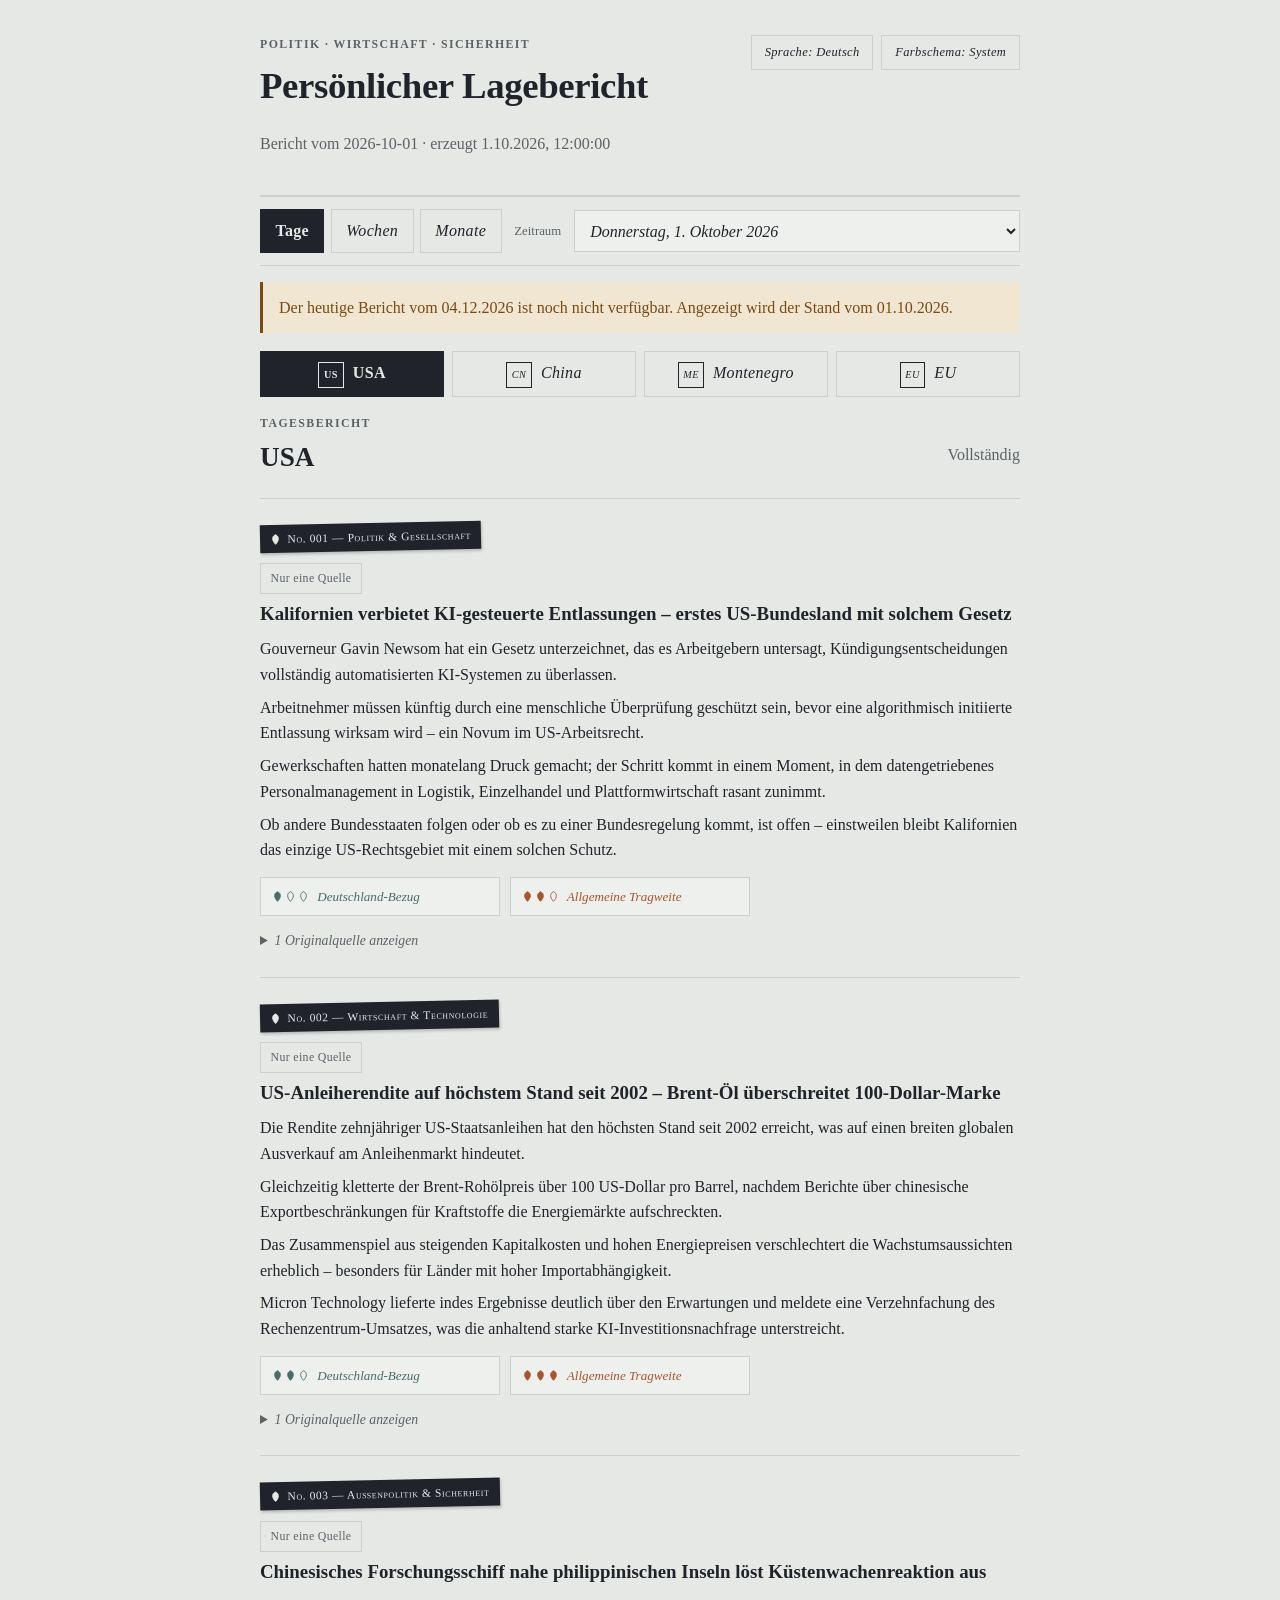
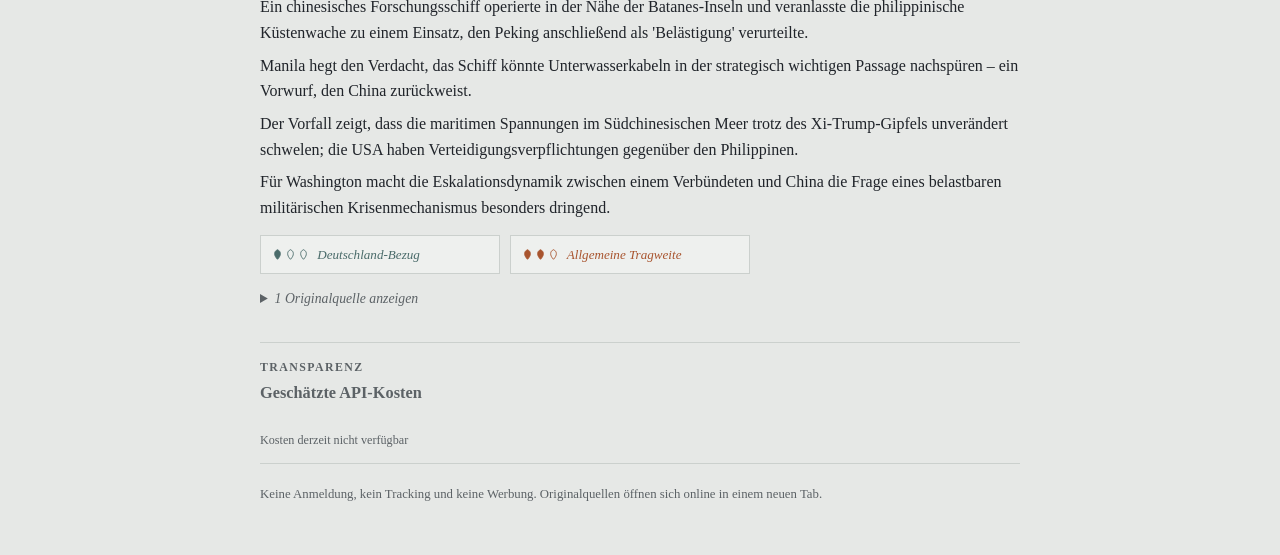
<file: index.html>
<!doctype html>
<html lang="de">
<head>
  <meta charset="utf-8">
  <meta name="viewport" content="width=device-width, initial-scale=1">
  <meta name="theme-color" content="#20242a">
  <meta name="robots" content="noindex, nofollow">
  <meta name="referrer" content="no-referrer">
  <meta http-equiv="Content-Security-Policy" content="default-src 'self'; img-src 'self' data:; connect-src 'self'; script-src 'self'; style-src 'self'; object-src 'none'; base-uri 'none'; form-action 'none'">
  <title>Persönlicher Lagebericht</title>
  <link rel="manifest" href="manifest.webmanifest">
  <link rel="icon" href="assets/icons/icon.svg" type="image/svg+xml">
  <link rel="stylesheet" href="assets/app.css">
  <script src="assets/freshness-model.js?v=14" defer></script>
  <script src="assets/rating-model.js?v=14" defer></script>
  <script src="assets/period-model.js?v=14" defer></script>
  <script src="assets/cost-model.js?v=14" defer></script>
  <script src="assets/app.js?v=14" defer></script>
</head>
<body>
  <a class="skip-link" id="skip-link" href="#report">Zum Bericht springen</a>
  <header class="site-header">
    <div>
      <p class="eyebrow">Politik · Wirtschaft · Sicherheit</p>
      <h1>Persönlicher Lagebericht</h1>
      <p id="updated" class="muted">Bericht wird geladen …</p>
    </div>
    <div class="header-actions">
      <button type="button" id="language-toggle" class="theme-toggle"></button>
      <button type="button" id="theme-toggle" class="theme-toggle"></button>
    </div>
  </header>

  <main>
    <section class="toolbar" aria-label="Berichtszeitraum">
      <div class="segmented" aria-label="Archivart">
        <button type="button" data-archive-type="daily" aria-pressed="true">Tage</button>
        <button type="button" data-archive-type="weekly" aria-pressed="false">Wochen</button>
        <button type="button" data-archive-type="monthly" aria-pressed="false">Monate</button>
      </div>
      <label for="period-select" id="period-label">Zeitraum</label>
      <select id="period-select" aria-label="Zeitraum auswählen"></select>
    </section>

    <div id="notice" class="notice" role="status" aria-live="polite" hidden></div>

    <nav class="country-nav" aria-label="Land oder Region auswählen">
      <button type="button" data-country="usa" aria-pressed="true"><span class="country-code" aria-hidden="true">US</span> USA</button>
      <button type="button" data-country="china" aria-pressed="false"><span class="country-code" aria-hidden="true">CN</span> China</button>
      <button type="button" data-country="montenegro" aria-pressed="false"><span class="country-code" aria-hidden="true">ME</span> Montenegro</button>
      <button type="button" data-country="eu" aria-pressed="false"><span class="country-code" aria-hidden="true">EU</span> EU</button>
    </nav>

    <section id="overall" class="overall" hidden aria-labelledby="overall-title">
      <p class="eyebrow" id="overall-eyebrow">Gesamtlage</p>
      <h2 id="overall-title">Der Zeitraum im Überblick</h2>
      <div id="overall-copy"></div>
    </section>

    <section id="report" aria-live="polite" aria-busy="true">
      <div class="report-heading">
        <div>
          <p id="report-kicker" class="eyebrow">Tagesbericht</p>
          <h2 id="country-title">USA</h2>
        </div>
        <p id="completeness" class="muted"></p>
      </div>
      <div id="stories" class="timeline"></div>
    </section>
  </main>

  <footer>
    <section id="cost-meter" class="cost-meter" aria-labelledby="cost-title" hidden>
      <div class="cost-heading">
        <div>
          <p class="eyebrow" id="cost-eyebrow">Transparenz</p>
          <h2 id="cost-title">Geschätzte API-Kosten</h2>
        </div>
        <div class="cost-value">
          <span id="cost-month" class="muted"></span>
          <strong id="cost-percent"></strong>
        </div>
      </div>
      <div id="cost-track" class="cost-track" role="meter" aria-valuemin="0" aria-valuemax="100" hidden>
        <span id="cost-fill" class="cost-fill"></span>
        <i class="cost-mark mark-25" aria-hidden="true"></i>
        <i class="cost-mark mark-50" aria-hidden="true"></i>
        <i class="cost-mark mark-75" aria-hidden="true"></i>
      </div>
      <div id="cost-ticks" class="cost-ticks" aria-hidden="true" hidden></div>
      <p id="cost-note" class="cost-note"></p>
    </section>
    <p id="footer-note">Keine Anmeldung, kein Tracking und keine Werbung. Originalquellen öffnen sich online in einem neuen Tab.</p>
  </footer>
</body>
</html>
</file>
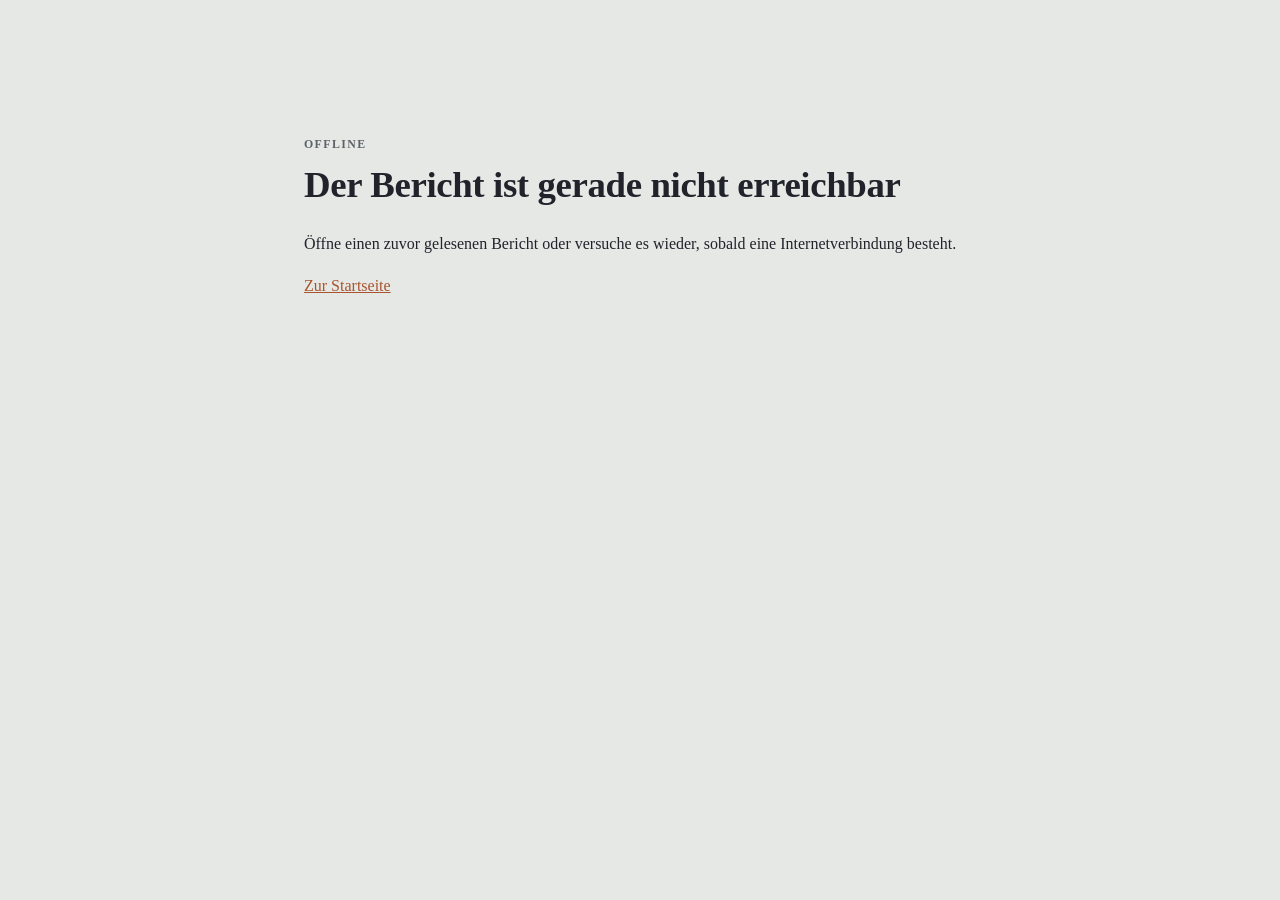
<file: offline.html>
<!doctype html>
<html lang="de"><head><meta charset="utf-8"><meta name="viewport" content="width=device-width, initial-scale=1"><title>Offline · Persönlicher Lagebericht</title><link rel="stylesheet" href="assets/app.css"></head>
<body><main class="offline"><p class="eyebrow">Offline</p><h1>Der Bericht ist gerade nicht erreichbar</h1><p>Öffne einen zuvor gelesenen Bericht oder versuche es wieder, sobald eine Internetverbindung besteht.</p><a href="./">Zur Startseite</a></main></body></html>
</file>
<file: assets/app.css>
:root {
  color-scheme: light dark;
  --paper: #e6e8e6;
  --card: #eef0ee;
  --ink: #20242a;
  --muted: #5c6266;
  --line: #cbd0cd;
  --rust: #a8542e;
  --brass: #4a6b6a;
  --warn-ink: #7a4a12;
  --warn-bg: #f1e6d2;
  --cost-normal: #4a6b6a;
  --cost-warning: #a8542e;
  --cost-over: #8a2f2f;
  --cost-track: #d9dcd6;
  font-family: "Palatino Linotype", "Book Antiqua", Palatino, serif;
}

* { box-sizing: border-box; }
html { background: var(--paper); color: var(--ink); }
body { margin: 0; min-width: 320px; line-height: 1.6; }
button, select { font: inherit; }
button, select, a { outline-offset: 3px; }
a { color: var(--rust); }
h1, h2, h3, h4 { font-family: "Baskerville", "Palatino Linotype", Georgia, serif; font-weight: 700; }

.skip-link { position: absolute; left: 1rem; top: -5rem; background: var(--card); padding: .7rem 1rem; z-index: 10; }
.skip-link:focus { top: 1rem; }

.site-header, main, footer { width: min(760px, calc(100% - 2rem)); margin-inline: auto; }
.site-header { display: flex; justify-content: space-between; align-items: flex-start; gap: 1rem; padding: 2.2rem 0 1.4rem; border-bottom: 1px solid var(--line); }
.header-actions { display: flex; gap: .5rem; }
h1 { margin: .15rem 0 .4rem; font-size: clamp(1.6rem, 5vw, 2.3rem); letter-spacing: -.01em; }
h2 { margin: .2rem 0; font-size: clamp(1.25rem, 4vw, 1.7rem); }
h3 { margin: .5rem 0 .6rem; font-size: 1.18rem; line-height: 1.32; }
h4 { margin: 0 0 .35rem; font-size: .95rem; }
p { line-height: 1.6; }
.eyebrow { margin: 0; color: var(--muted); font-size: .74rem; font-weight: 700; letter-spacing: .12em; text-transform: uppercase; }
.muted { color: var(--muted); }
.sample-badge, .badge { display: inline-flex; align-items: center; border: 1px solid var(--line); padding: .3rem .6rem; font-size: .74rem; letter-spacing: .03em; }
.sample-badge { background: var(--warn-bg); color: var(--warn-ink); border-color: var(--warn-ink); }
.badge { background: none; color: var(--muted); }

.toolbar { display: grid; grid-template-columns: auto auto minmax(10rem, 1fr); gap: .8rem; align-items: center; border-top: 1px solid var(--line); border-bottom: 1px solid var(--line); padding: .75rem 0; }
.toolbar label { font-size: .8rem; color: var(--muted); }
.toolbar select { width: 100%; min-height: 42px; border: 1px solid var(--line); background: var(--card); color: var(--ink); padding: .5rem .7rem; font-style: italic; }
.segmented { display: flex; gap: .4rem; }
.segmented button, .country-nav button {
  border: 1px solid var(--line); border-radius: 0; background: none; color: var(--ink); cursor: pointer;
  min-height: 42px; padding: .5rem .9rem; font-style: italic; letter-spacing: .02em;
}
.segmented button[aria-pressed="true"], .country-nav button[aria-pressed="true"] { background: var(--ink); color: var(--paper); border-color: var(--ink); font-style: normal; font-weight: 700; }

.notice { margin-top: 1rem; border-left: 3px solid var(--warn-ink); background: var(--warn-bg); color: var(--warn-ink); padding: .8rem 1rem; }
.country-nav { display: grid; grid-template-columns: repeat(4, 1fr); gap: .5rem; margin: 1.1rem 0; }
.country-code { display: inline-grid; place-items: center; min-width: 1.6rem; min-height: 1.6rem; margin-right: .3rem; border: 1px solid currentColor; font-size: .64rem; letter-spacing: .04em; }
.overall { margin: 1rem 0 1.4rem; border-top: 2px solid var(--ink); padding: 1.1rem 0 .2rem; }
.overall .eyebrow { color: var(--brass); }
.overall p:last-child { margin-bottom: 0; }

#report { position: relative; padding: 0; }
.report-heading { display: flex; justify-content: space-between; align-items: flex-end; gap: 1rem; border-bottom: 1px solid var(--line); padding-bottom: .9rem; }
.timeline { position: relative; margin-top: 0; }
.story { position: relative; padding: 1.5rem 0; border-bottom: 1px solid var(--line); }
.story:last-child { border-bottom: 0; padding-bottom: .4rem; }
.story-num {
  display: inline-flex; align-items: center; gap: 6px; background: var(--ink); color: var(--paper);
  font-size: .72rem; letter-spacing: .05em; font-variant: small-caps; font-weight: 400;
  padding: .3rem .65rem; transform: rotate(-1.2deg); box-shadow: 1px 2px 3px rgba(0, 0, 0, .2); margin-bottom: .8rem;
}
.leaf { width: 11px; height: 11px; flex: none; }
.leaf-row { display: inline-flex; gap: 2px; }
.story-top { display: flex; flex-wrap: wrap; justify-content: flex-start; align-items: center; gap: .5rem; margin-bottom: .3rem; }
.summary p { margin: .45rem 0; }
.context { margin-top: .9rem; border-left: 2px solid var(--brass); background: var(--card); padding: .7rem .9rem; }
.context p { margin: .35rem 0; font-size: .92rem; }
.period-coverage { max-width: 25rem; text-align: right; font-style: italic; }
.additional { border-left: 2px solid var(--rust); padding-left: .8rem; font-style: italic; }
.ratings { display: flex; flex-wrap: wrap; gap: .6rem; margin-top: .9rem; }
.rating { min-width: min(100%, 15rem); border: 1px solid var(--line); background: var(--card); }
.rating-germany { color: var(--brass); }
.rating-overall { color: var(--rust); }
.rating summary { cursor: pointer; display: flex; align-items: center; gap: .5rem; padding: .5rem .7rem; font-size: .82rem; }
.rating-label { font-style: italic; }
.rating-legacy-note { color: var(--muted); font-size: .78rem; }
.rating-reason { margin: 0; padding: 0 .7rem .65rem; font-size: .82rem; line-height: 1.5; color: var(--ink); border-top: 1px dotted var(--line); padding-top: .5rem; }
.sources { margin-top: .9rem; }
.sources summary { cursor: pointer; color: var(--muted); font-size: .86rem; font-style: italic; }
.sources ul { padding-left: 1.2rem; }
.sources li { margin: .55rem 0; line-height: 1.45; }
.source-type { display: block; color: var(--muted); font-size: .76rem; }
.empty { color: var(--muted); font-style: italic; }

footer { color: var(--muted); font-size: .8rem; padding: 1.6rem 0 2.4rem; }
.cost-meter { margin-bottom: 1.2rem; border-top: 1px solid var(--line); border-bottom: 1px solid var(--line); padding: .9rem 0; }
.cost-heading { display: flex; justify-content: space-between; align-items: flex-end; gap: 1rem; margin-bottom: .7rem; }
.cost-heading h2 { font-size: 1.02rem; }
.cost-value { display: grid; justify-items: end; gap: .08rem; }
.cost-value strong { color: var(--ink); font-size: 1.15rem; font-variant-numeric: tabular-nums; }
.cost-track { position: relative; height: 6px; overflow: hidden; background: var(--cost-track); }
.cost-fill { position: absolute; inset: 0 auto 0 0; width: 0; background: var(--cost-normal); }
.cost-fill.cost-normal { background: var(--cost-normal); }
.cost-fill.cost-warning { background: var(--cost-warning); }
.cost-fill.cost-over { background: var(--cost-over); }
.cost-mark { position: absolute; z-index: 1; top: 0; bottom: 0; width: 1px; background: var(--paper); }
.cost-mark.mark-25 { left: 25%; }
.cost-mark.mark-50 { left: 50%; }
.cost-mark.mark-75 { left: 75%; }
.cost-ticks { display: grid; grid-template-columns: repeat(5, 1fr); margin-top: .35rem; color: var(--muted); font-size: .7rem; font-variant-numeric: tabular-nums; }
.cost-ticks span { text-align: center; }
.cost-ticks span:first-child { text-align: left; }
.cost-ticks span:last-child { text-align: right; }
.cost-note { margin: .65rem 0 0; color: var(--muted); font-size: .76rem; line-height: 1.5; }
.offline { padding-top: 15vh; max-width: 42rem; }

@media (max-width: 440px) {
  .cost-heading { align-items: flex-start; }
  .cost-value { justify-items: end; }
  .cost-ticks span:nth-child(2), .cost-ticks span:nth-child(4) { visibility: hidden; }
}

@media (max-width: 640px) {
  .site-header { padding-top: 1.4rem; flex-wrap: wrap; }
  .header-actions { margin-left: auto; }
  .toolbar { grid-template-columns: 1fr; }
  .toolbar label { margin-bottom: -.5rem; }
  .segmented button { flex: 1; }
  .country-nav { gap: .3rem; grid-template-columns: repeat(2, 1fr); }
  .country-nav button { padding-inline: .3rem; }
  .report-heading { align-items: flex-start; flex-direction: column; }
  .period-coverage { text-align: left; }
}

@media (prefers-color-scheme: dark) {
  :root {
    --paper: #1b1d1f;
    --card: #232628;
    --ink: #eceeec;
    --muted: #9aa0a3;
    --line: #3a3d3f;
    --rust: #c97a52;
    --brass: #6f9291;
    --warn-ink: #e8c98f;
    --warn-bg: #3a2c14;
    --cost-normal: #6f9291;
    --cost-warning: #c97a52;
    --cost-over: #d97a7a;
    --cost-track: #34383a;
  }
}

:root[data-theme="dark"] {
  --paper: #1b1d1f;
  --card: #232628;
  --ink: #eceeec;
  --muted: #9aa0a3;
  --line: #3a3d3f;
  --rust: #c97a52;
  --brass: #6f9291;
  --warn-ink: #e8c98f;
  --warn-bg: #3a2c14;
  --cost-normal: #6f9291;
  --cost-warning: #c97a52;
  --cost-over: #d97a7a;
  --cost-track: #34383a;
}

:root[data-theme="light"] {
  --paper: #e6e8e6;
  --card: #eef0ee;
  --ink: #20242a;
  --muted: #5c6266;
  --line: #cbd0cd;
  --rust: #a8542e;
  --brass: #4a6b6a;
  --warn-ink: #7a4a12;
  --warn-bg: #f1e6d2;
  --cost-normal: #4a6b6a;
  --cost-warning: #a8542e;
  --cost-over: #8a2f2f;
  --cost-track: #d9dcd6;
}

.theme-toggle {
  border: 1px solid var(--line); background: none; color: var(--ink); cursor: pointer;
  font-family: "Baskerville", "Palatino Linotype", Georgia, serif; font-style: italic;
  font-size: .78rem; letter-spacing: .03em; padding: .4rem .8rem; align-self: flex-start; white-space: nowrap;
}
</file>
